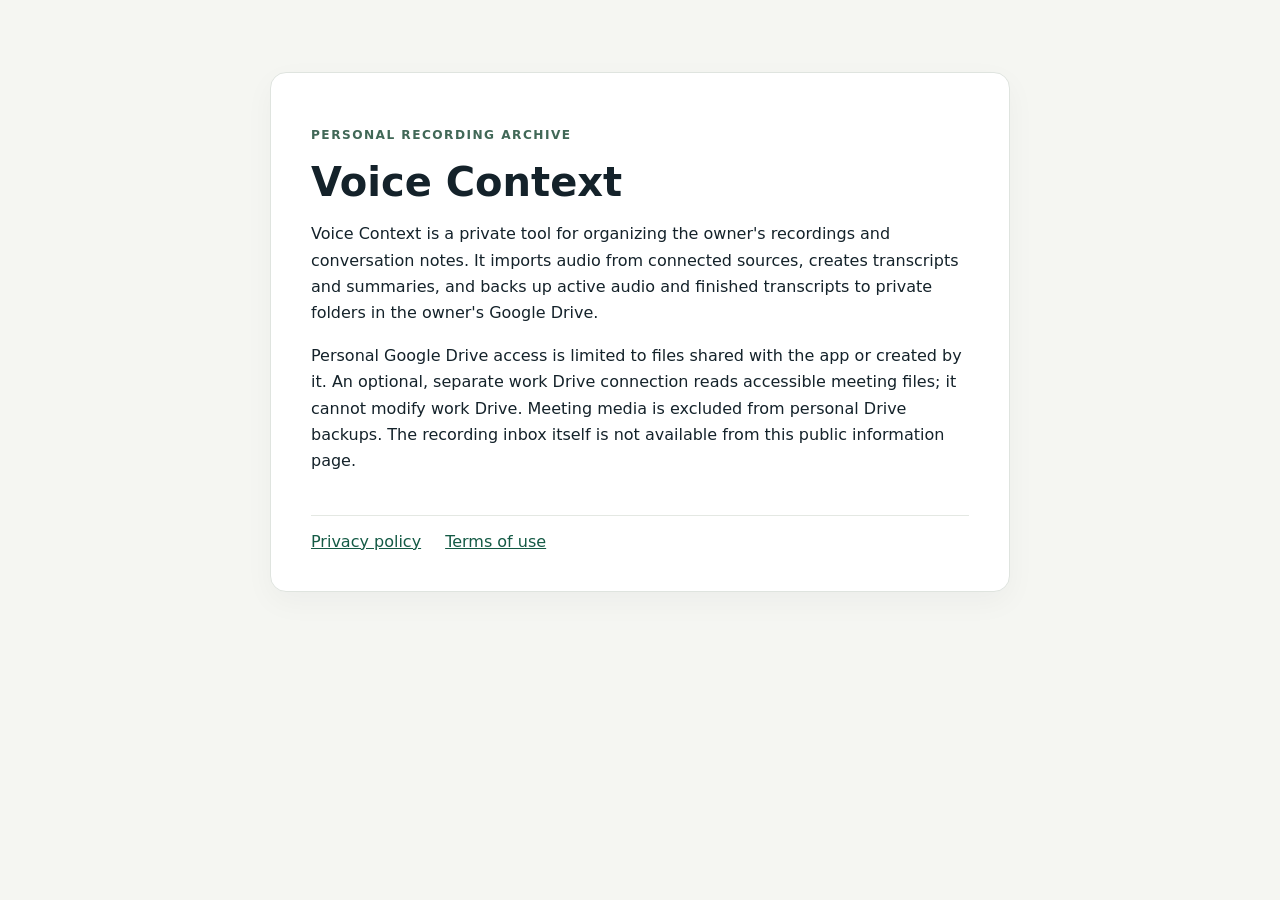
<file: index.html>
<!doctype html>
<html lang="en"><head><meta charset="utf-8"><meta name="viewport" content="width=device-width,initial-scale=1"><title>Voice Context</title><link rel="stylesheet" href="style.css"></head>
<body><main><p class="eyebrow">PERSONAL RECORDING ARCHIVE</p><h1>Voice Context</h1><p>Voice Context is a private tool for organizing the owner's recordings and conversation notes. It imports audio from connected sources, creates transcripts and summaries, and backs up active audio and finished transcripts to private folders in the owner's Google Drive.</p><p>Personal Google Drive access is limited to files shared with the app or created by it. An optional, separate work Drive connection reads accessible meeting files; it cannot modify work Drive. Meeting media is excluded from personal Drive backups. The recording inbox itself is not available from this public information page.</p><nav><a href="privacy.html">Privacy policy</a><a href="terms.html">Terms of use</a></nav></main></body></html>
</file>
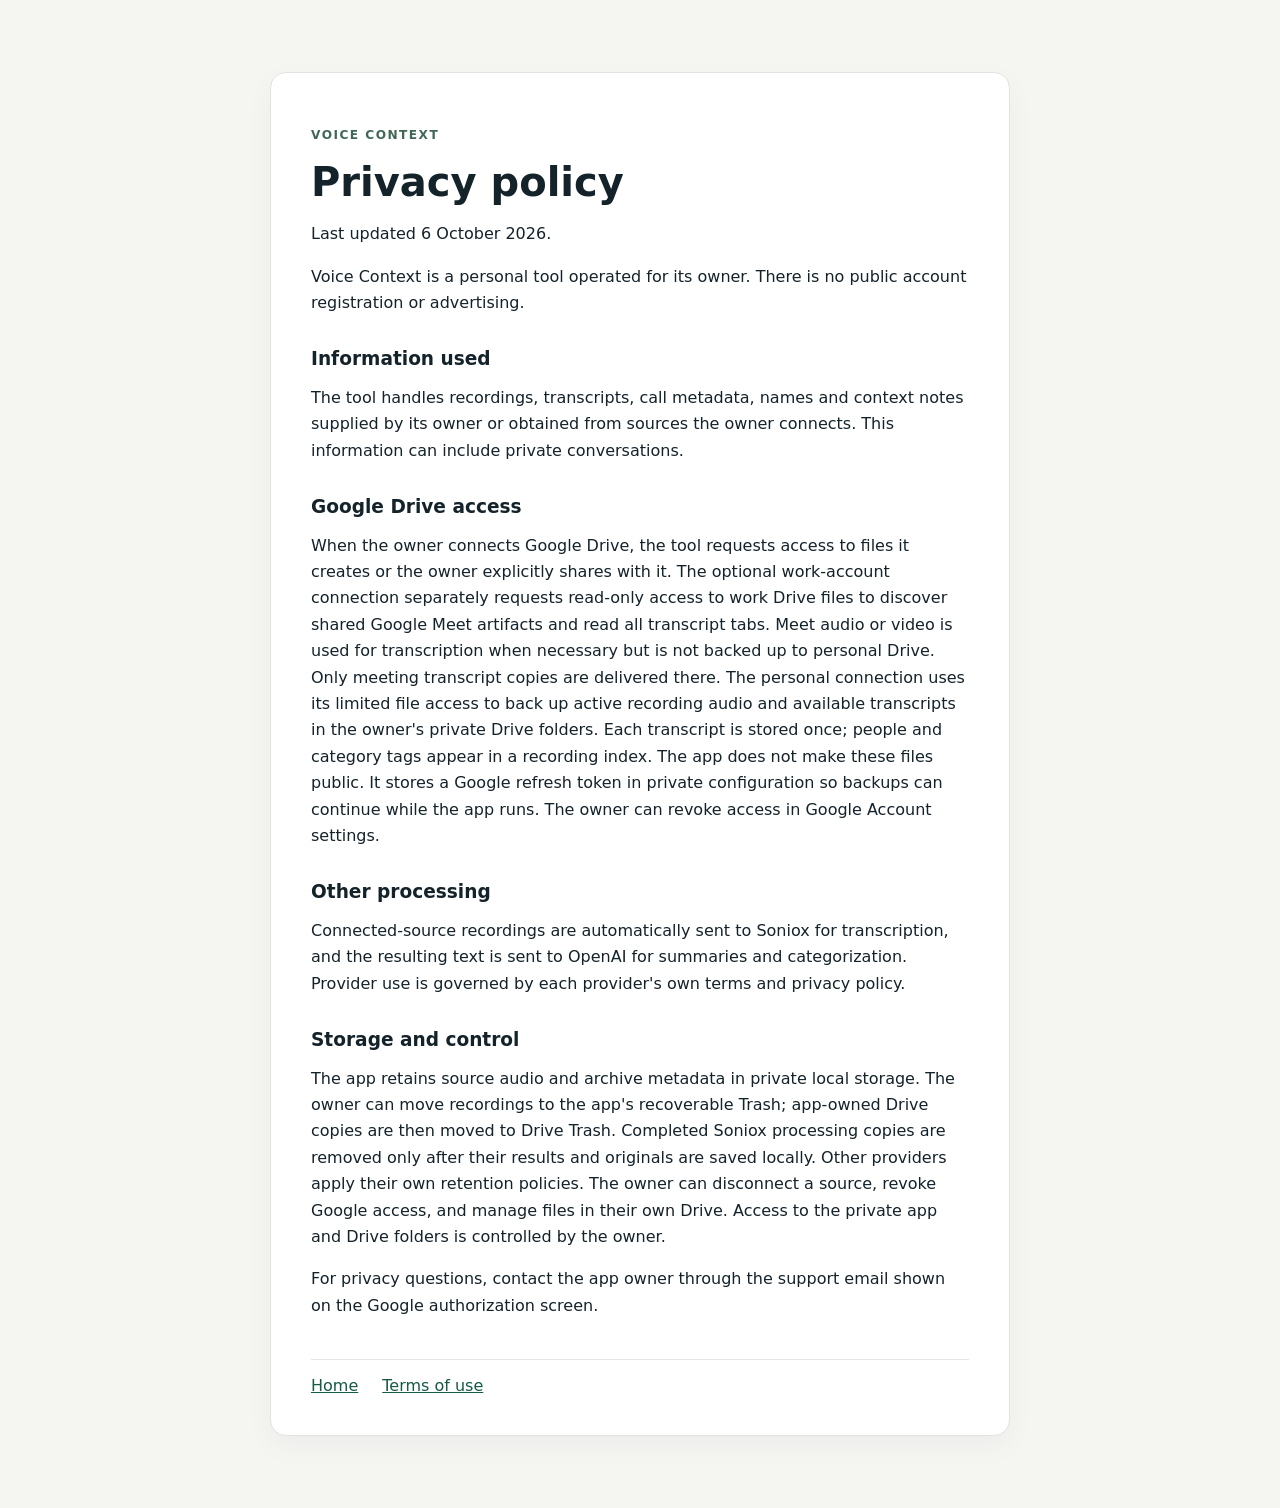
<file: privacy.html>
<!doctype html>
<html lang="en"><head><meta charset="utf-8"><meta name="viewport" content="width=device-width,initial-scale=1"><title>Privacy policy · Voice Context</title><link rel="stylesheet" href="style.css"></head>
<body><main><p class="eyebrow">VOICE CONTEXT</p><h1>Privacy policy</h1><p>Last updated 6 October 2026.</p><p>Voice Context is a personal tool operated for its owner. There is no public account registration or advertising.</p><h2>Information used</h2><p>The tool handles recordings, transcripts, call metadata, names and context notes supplied by its owner or obtained from sources the owner connects. This information can include private conversations.</p><h2>Google Drive access</h2><p>When the owner connects Google Drive, the tool requests access to files it creates or the owner explicitly shares with it. The optional work-account connection separately requests read-only access to work Drive files to discover shared Google Meet artifacts and read all transcript tabs. Meet audio or video is used for transcription when necessary but is not backed up to personal Drive. Only meeting transcript copies are delivered there. The personal connection uses its limited file access to back up active recording audio and available transcripts in the owner's private Drive folders. Each transcript is stored once; people and category tags appear in a recording index. The app does not make these files public. It stores a Google refresh token in private configuration so backups can continue while the app runs. The owner can revoke access in Google Account settings.</p><h2>Other processing</h2><p>Connected-source recordings are automatically sent to Soniox for transcription, and the resulting text is sent to OpenAI for summaries and categorization. Provider use is governed by each provider's own terms and privacy policy.</p><h2>Storage and control</h2><p>The app retains source audio and archive metadata in private local storage. The owner can move recordings to the app's recoverable Trash; app-owned Drive copies are then moved to Drive Trash. Completed Soniox processing copies are removed only after their results and originals are saved locally. Other providers apply their own retention policies. The owner can disconnect a source, revoke Google access, and manage files in their own Drive. Access to the private app and Drive folders is controlled by the owner.</p><p>For privacy questions, contact the app owner through the support email shown on the Google authorization screen.</p><nav><a href="index.html">Home</a><a href="terms.html">Terms of use</a></nav></main></body></html>
</file>
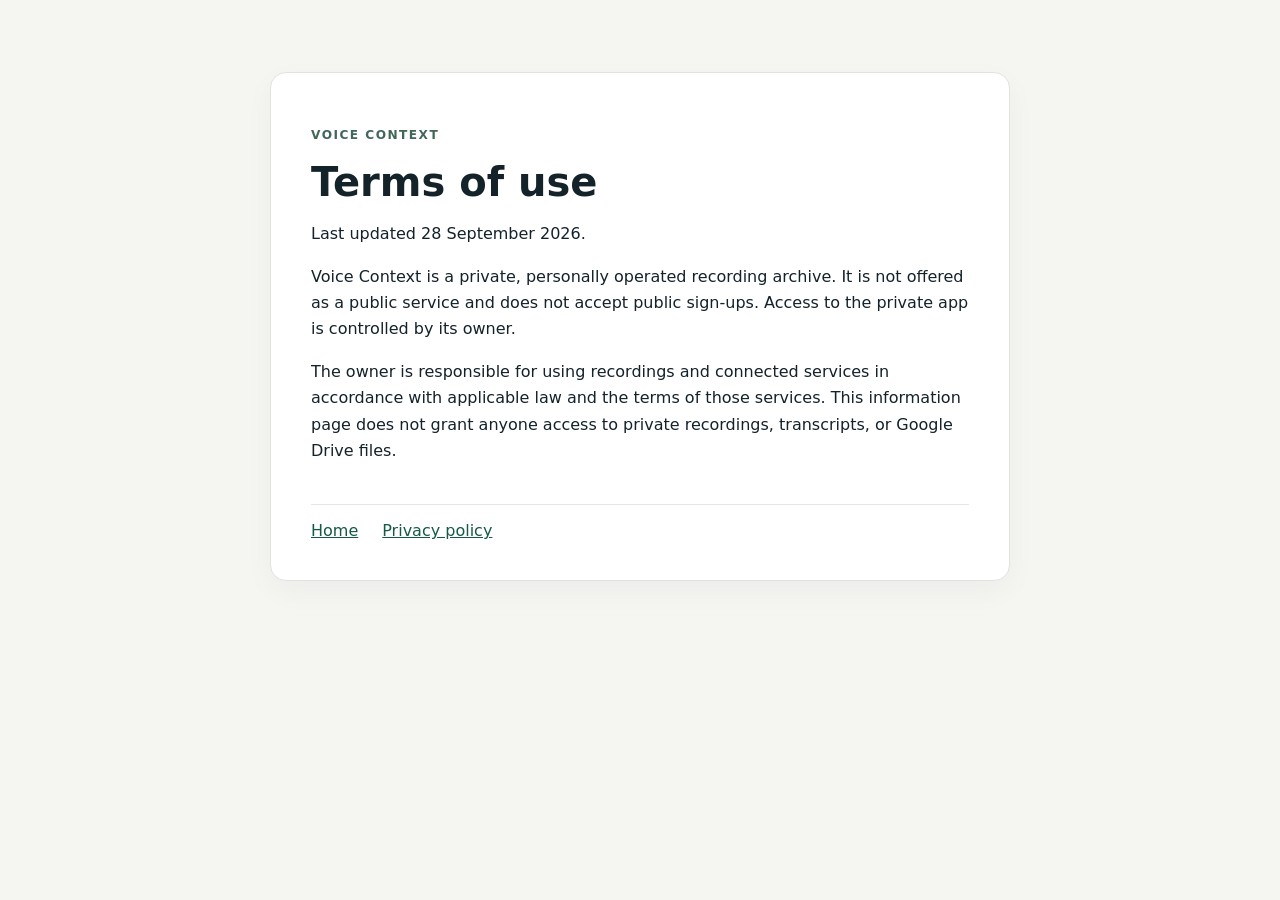
<file: terms.html>
<!doctype html>
<html lang="en"><head><meta charset="utf-8"><meta name="viewport" content="width=device-width,initial-scale=1"><title>Terms of use · Voice Context</title><link rel="stylesheet" href="style.css"></head>
<body><main><p class="eyebrow">VOICE CONTEXT</p><h1>Terms of use</h1><p>Last updated 28 September 2026.</p><p>Voice Context is a private, personally operated recording archive. It is not offered as a public service and does not accept public sign-ups. Access to the private app is controlled by its owner.</p><p>The owner is responsible for using recordings and connected services in accordance with applicable law and the terms of those services. This information page does not grant anyone access to private recordings, transcripts, or Google Drive files.</p><nav><a href="index.html">Home</a><a href="privacy.html">Privacy policy</a></nav></main></body></html>
</file>
<file: style.css>
:root{font-family:system-ui,-apple-system,BlinkMacSystemFont,"Segoe UI",sans-serif;color:#14222a;background:#f5f6f2}*{box-sizing:border-box}body{margin:0}main{max-width:740px;margin:8vh auto;padding:40px;background:#fff;border:1px solid #dfe4df;border-radius:16px;box-shadow:0 10px 30px #14222a0a}.eyebrow{color:#416857;font-size:.76rem;letter-spacing:.12em;font-weight:700}h1{font-size:2.5rem;margin:.35em 0}h2{font-size:1.16rem;margin-top:1.7em}p{line-height:1.65}nav{border-top:1px solid #e4e8e3;margin-top:2.5em;padding-top:1em;display:flex;gap:1.5em}a{color:#145a45}a:focus-visible{outline:2px solid #145a45;outline-offset:3px}@media(max-width:760px){main{margin:0;min-height:100vh;border:0;border-radius:0;padding:28px 20px}}
</file>
